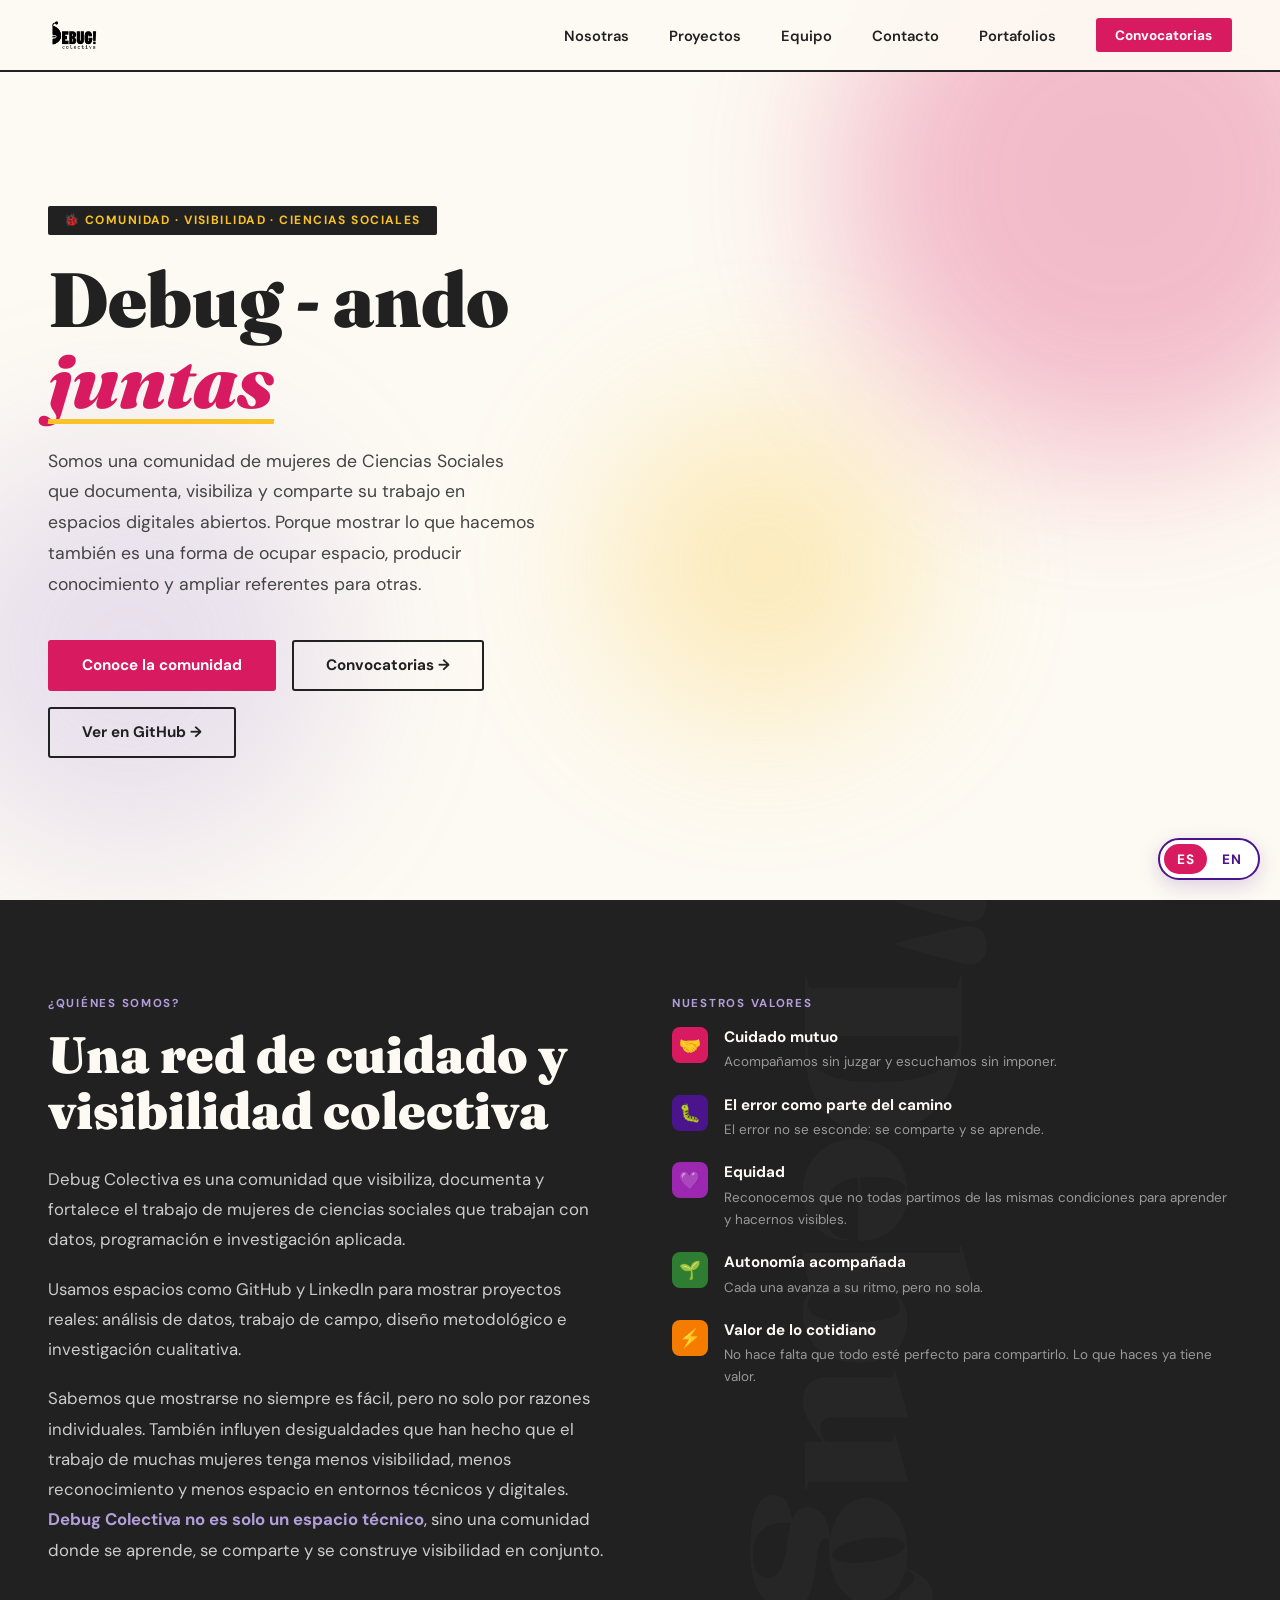
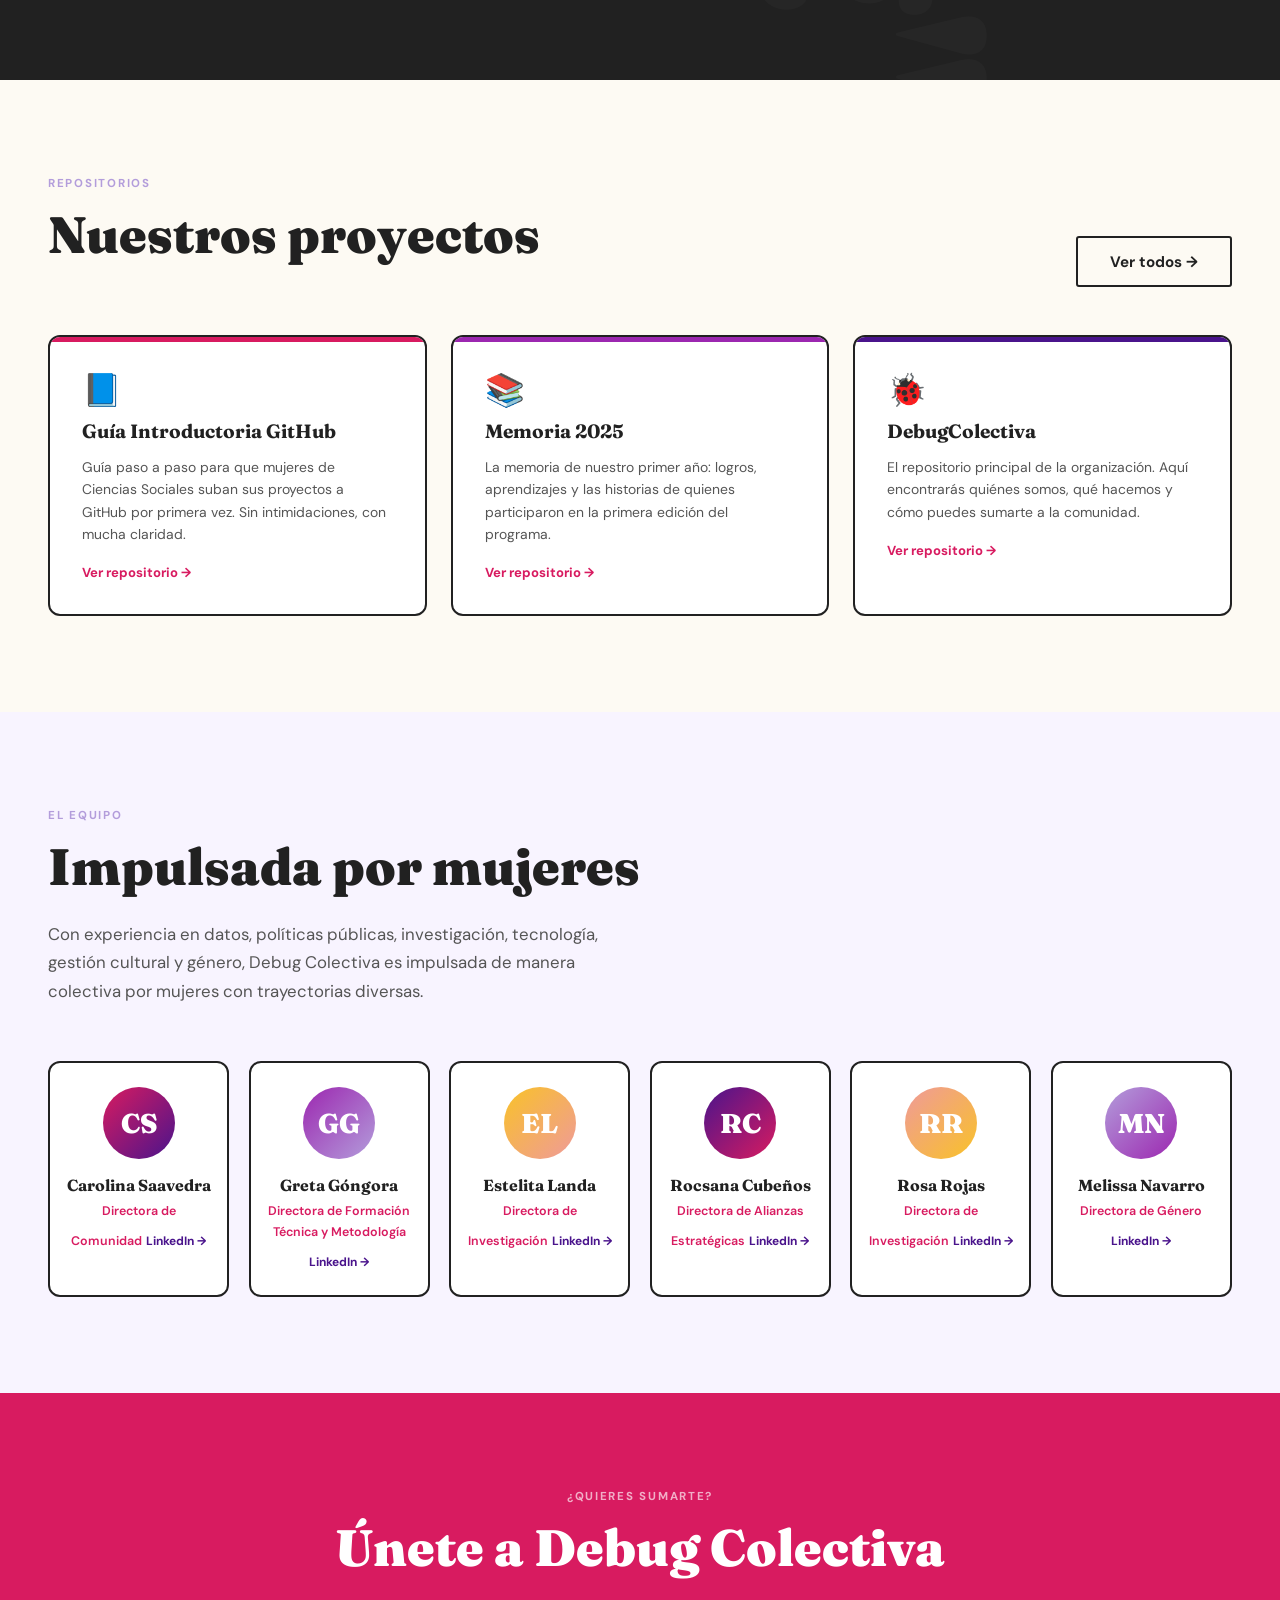
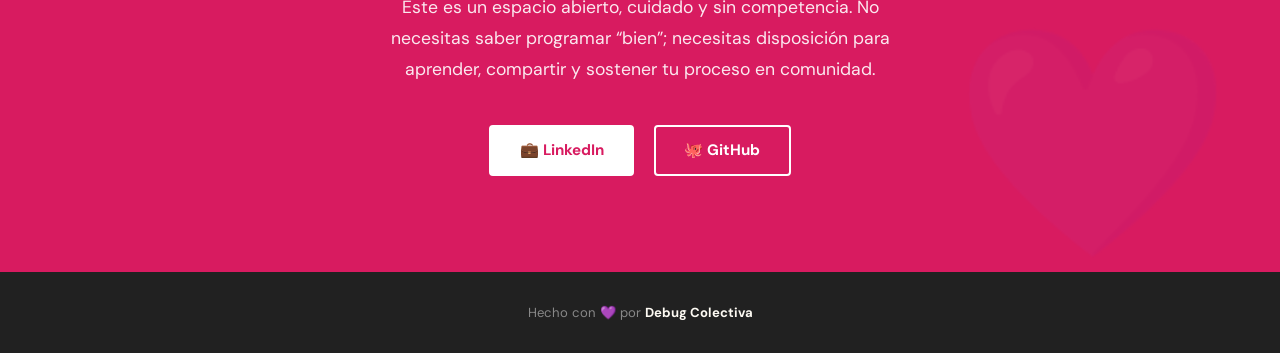
<file: index.html>
<!DOCTYPE html>
<html lang="es">
<head>
  <meta charset="UTF-8" />
  <meta name="viewport" content="width=device-width, initial-scale=1.0"/>
  <title>Debug Colectiva 🐞</title>
  <link rel="preconnect" href="https://fonts.googleapis.com"/>
  <link rel="preconnect" href="https://fonts.gstatic.com" crossorigin/>
  <link href="https://fonts.googleapis.com/css2?family=Fraunces:ital,wght@0,400;0,700;0,900;1,400&family=DM+Sans:wght@300;400;500;700&display=swap" rel="stylesheet"/>
  <link rel="stylesheet" href="styles.css"/>
</head>
<body>

<!-- NAV -->
<nav>
  <div class="nav-logo">
    <img src="DebugLogo_negro.png" alt="Debug Colectiva" style="height:38px;display:block;" />
  </div>
  <button class="nav-hamburger" id="hamburger" aria-label="Menú">
    <span></span><span></span><span></span>
  </button>
  <ul id="nav-menu">
    <li><a href="#nosotras">Nosotras</a></li>
    <li><a href="#proyectos">Proyectos</a></li>
    <li><a href="#equipo">Equipo</a></li>
    <li><a href="#contacto">Contacto</a></li>
    <li><a href="portafolios.html">Portafolios</a></li>
    <li><a href="convocatorias.html" class="nav-btn"> Convocatorias</a></li>
  </ul>
</nav>

<!-- HERO -->
<section id="hero">
  <div class="hero-blobs">
    <div class="blob blob1"></div>
    <div class="blob blob2"></div>
    <div class="blob blob3"></div>
  </div>
  <div class="hero-text reveal">
    <div class="hero-tag">🐞 Comunidad · Visibilidad · Ciencias Sociales</div>
    <h1>Debug - ando<br><em>juntas</em></h1>
    <p class="hero-desc">
      Somos una comunidad de mujeres de Ciencias Sociales que documenta, visibiliza y comparte su trabajo en espacios digitales abiertos. 
      Porque mostrar lo que hacemos también es una forma de ocupar espacio, producir conocimiento y ampliar referentes para otras.
    </p>
    <div class="hero-ctas">
      <a href="#nosotras" class="btn btn-primary">Conoce la comunidad</a>
      <a href="convocatorias.html" class="btn btn-secondary"> Convocatorias →</a>
      <a href="https://github.com/DebugColectiva" target="_blank" class="btn btn-secondary">Ver en GitHub →</a>
    </div>
  </div>
 <!---
  <div class="hero-visual reveal">
     
    <div class="hero-card">
      <h3>Programa Universitario Regional</h3>
      <a href="https://forms.gle/5WENkNLC3ZwE24HG7" target="_blank">Postula aquí.</a> 
      <p>Cierre de convocatoria: 29 de junio.</p>
      <div class="stat-grid">
        <div class="stat"><div class="stat-num c-pink">12</div><div class="stat-label">Cupos disponibles</div></div>
        <div class="stat"><div class="stat-num c-teal">6</div><div class="stat-label">Semanas intensivas</div></div>
        <div class="stat"><div class="stat-num c-yellow">3</div><div class="stat-label">Espacios Colaborativos</div></div>
        <div class="stat"><div class="stat-num c-lav">💜</div><div class="stat-label">Construcción de comunidad</div></div>
      </div>
    </div>
    --> 
  </div>
</section>


<!-- NOSOTRAS -->
<section id="nosotras">
  <div class="about-grid">
    <div class="about-text reveal">
      <div class="section-label">¿Quiénes somos?</div>
      <h2>Una red de cuidado y visibilidad colectiva</h2>
      <p>
        Debug Colectiva es una comunidad que visibiliza, documenta y fortalece el trabajo de mujeres de 
        ciencias sociales que trabajan con datos, programación e investigación aplicada.
      </p>
      <p>
        Usamos espacios como GitHub y LinkedIn para mostrar proyectos reales: 
        análisis de datos, trabajo de campo, diseño metodológico e investigación cualitativa.
      </p>
      <p>
        Sabemos que mostrarse no siempre es fácil, pero no solo por razones individuales. También influyen desigualdades que han hecho que el trabajo de muchas mujeres tenga menos visibilidad, menos reconocimiento y menos espacio en entornos técnicos y digitales. 
        <strong style="color:var(--lavender)">Debug Colectiva no es solo un espacio técnico</strong>, 
        sino una comunidad donde se aprende, se comparte y se construye visibilidad en conjunto.
      </p>
    </div>
    <div class="reveal">
      <div class="section-label">Nuestros valores</div>
      <ul class="values-list">
        <li><span class="icon vi1">🤝</span><div><strong>Cuidado mutuo</strong><span>Acompañamos sin juzgar y escuchamos sin imponer.</span></div></li>
        <li><span class="icon vi2">🐛</span><div><strong>El error como parte del camino</strong><span>El error no se esconde: se comparte y se aprende.</span></div></li>
        <li><span class="icon vi3">💜</span><div><strong>Equidad</strong><span>Reconocemos que no todas partimos de las mismas condiciones para aprender y hacernos visibles.</span></div></li>
        <li><span class="icon vi4">🌱</span><div><strong>Autonomía acompañada</strong><span>Cada una avanza a su ritmo, pero no sola.</span></div></li>
        <li><span class="icon vi5">⚡</span><div><strong>Valor de lo cotidiano</strong><span>No hace falta que todo esté perfecto para compartirlo. Lo que haces ya tiene valor.</span></div></li>
      </ul>
    </div>
  </div>
</section>

<!-- PROYECTOS -->
<section id="proyectos">
  <div class="projects-header reveal">
    <div>
      <div class="section-label">Repositorios</div>
      <h2>Nuestros proyectos</h2>
    </div>
    <a href="https://github.com/DebugColectiva" target="_blank" class="btn btn-secondary">Ver todos →</a>
  </div>
  <div class="projects-grid">
    <div class="project-card reveal">
      <div class="accent-bar"></div>
      <div class="project-emoji">📘</div>
      <h3>Guía Introductoria GitHub</h3>
      <p>Guía paso a paso para que mujeres de Ciencias Sociales suban sus proyectos a GitHub por primera vez. Sin intimidaciones, con mucha claridad.</p>
      <a href="https://github.com/DebugColectiva/Gu-a_Introductoria_GitHub" target="_blank">Ver repositorio →</a>
    </div>
    <div class="project-card reveal">
      <div class="accent-bar"></div>
      <div class="project-emoji">📚</div>
      <h3>Memoria 2025</h3>
      <p>La memoria de nuestro primer año: logros, aprendizajes y las historias de quienes participaron en la primera edición del programa.</p>
      <a href="https://github.com/DebugColectiva/Memoria_2025_Debug-Colectiva" target="_blank">Ver repositorio →</a>
    </div>
    <div class="project-card reveal">
      <div class="accent-bar"></div>
      <div class="project-emoji">🐞</div>
      <h3>DebugColectiva</h3>
      <p>El repositorio principal de la organización. Aquí encontrarás quiénes somos, qué hacemos y cómo puedes sumarte a la comunidad.</p>
      <a href="https://github.com/DebugColectiva/DebugColectiva" target="_blank">Ver repositorio →</a>
    </div>
  </div>
</section>


<!-- EQUIPO -->
<section id="equipo">
  <div class="team-intro reveal">
    <div class="section-label">El equipo</div>
    <h2>Impulsada por mujeres</h2>
    <p>Con experiencia en datos, políticas públicas, investigación, tecnología, gestión cultural y género, Debug Colectiva es impulsada de manera colectiva por mujeres con trayectorias diversas.</p>
  </div>
  <div class="team-grid">
    <a href="https://www.linkedin.com/in/carolina-saavedra-pena/" target="_blank" class="member-card reveal">
      <div class="avatar av1">CS</div>
      <h4>Carolina Saavedra</h4>
      <span class="role">Directora de Comunidad</span>
      <div class="li-link">LinkedIn →</div>
    </a>
    <a href="https://www.linkedin.com/in/greta-gongora/" target="_blank" class="member-card reveal">
      <div class="avatar av2">GG</div>
      <h4>Greta Góngora</h4>
      <span class="role">Directora de Formación Técnica y Metodología</span>
      <div class="li-link">LinkedIn →</div>
    </a>
    <a href="https://www.linkedin.com/in/estelita-landa-oliva-43167b385/" target="_blank" class="member-card reveal">
      <div class="avatar av3">EL</div>
      <h4>Estelita Landa</h4>
      <span class="role">Directora de Investigación</span>
      <div class="li-link">LinkedIn →</div>
    </a>
    <a href="https://www.linkedin.com/in/yeny-rocsana-cube%C3%B1os-l%C3%B3pez-b60315230/" target="_blank" class="member-card reveal">
      <div class="avatar av4">RC</div>
      <h4>Rocsana Cubeños</h4>
      <span class="role">Directora de Alianzas Estratégicas</span>
      <div class="li-link">LinkedIn →</div>
    </a>
    <a href="https://www.linkedin.com/in/rosa-angela-rojas-huaman/" target="_blank" class="member-card reveal">
      <div class="avatar av5">RR</div>
      <h4>Rosa Rojas</h4>
      <span class="role">Directora de Investigación</span>
      <div class="li-link">LinkedIn →</div>
    </a>
    <a href="https://www.linkedin.com/in/melissanavarroreyes/" target="_blank" class="member-card reveal">
      <div class="avatar av6">MN</div>
      <h4>Melissa Navarro</h4>
      <span class="role">Directora de Género</span>
      <div class="li-link">LinkedIn →</div>
    </a>
  </div>
</section>

<!-- CONTACTO -->
<section id="contacto">
  <div class="reveal">
    <div class="section-label">¿Quieres sumarte?</div>
    <h2>Únete a Debug Colectiva</h2>
    <p>
      Este es un espacio abierto, cuidado y sin competencia.
       No necesitas saber programar “bien”; necesitas disposición para aprender, compartir y sostener tu proceso en comunidad.
    </p>
    <div class="contact-links">
      <a href="https://www.linkedin.com/company/debug-colectiva/" target="_blank" class="contact-link">💼 LinkedIn</a>
      <a href="https://github.com/DebugColectiva" target="_blank" class="contact-link ghost">🐙 GitHub</a>
    </div>
  </div>
</section>

<!-- FOOTER -->
<footer>
  <p>Hecho con 💜 por <strong>Debug Colectiva</strong> 

<script>
  const observer = new IntersectionObserver((entries) => {
    entries.forEach(entry => {
      if (entry.isIntersecting) {
        setTimeout(() => entry.target.classList.add('visible'), 80);
        observer.unobserve(entry.target);
      }
    });
  }, { threshold: 0.12 });
  document.querySelectorAll('.reveal').forEach(el => observer.observe(el));
</script>

<script>
  const hamburger = document.getElementById('hamburger');
  const navMenu   = document.getElementById('nav-menu');
  hamburger.addEventListener('click', () => {
    hamburger.classList.toggle('open');
    navMenu.classList.toggle('open');
  });
  // cerrar al hacer click en un link
  navMenu.querySelectorAll('a').forEach(a => {
    a.addEventListener('click', () => {
      hamburger.classList.remove('open');
      navMenu.classList.remove('open');
    });
  });
</script>
<script src="i18n.js"></script>
</body>
</html>
</file>
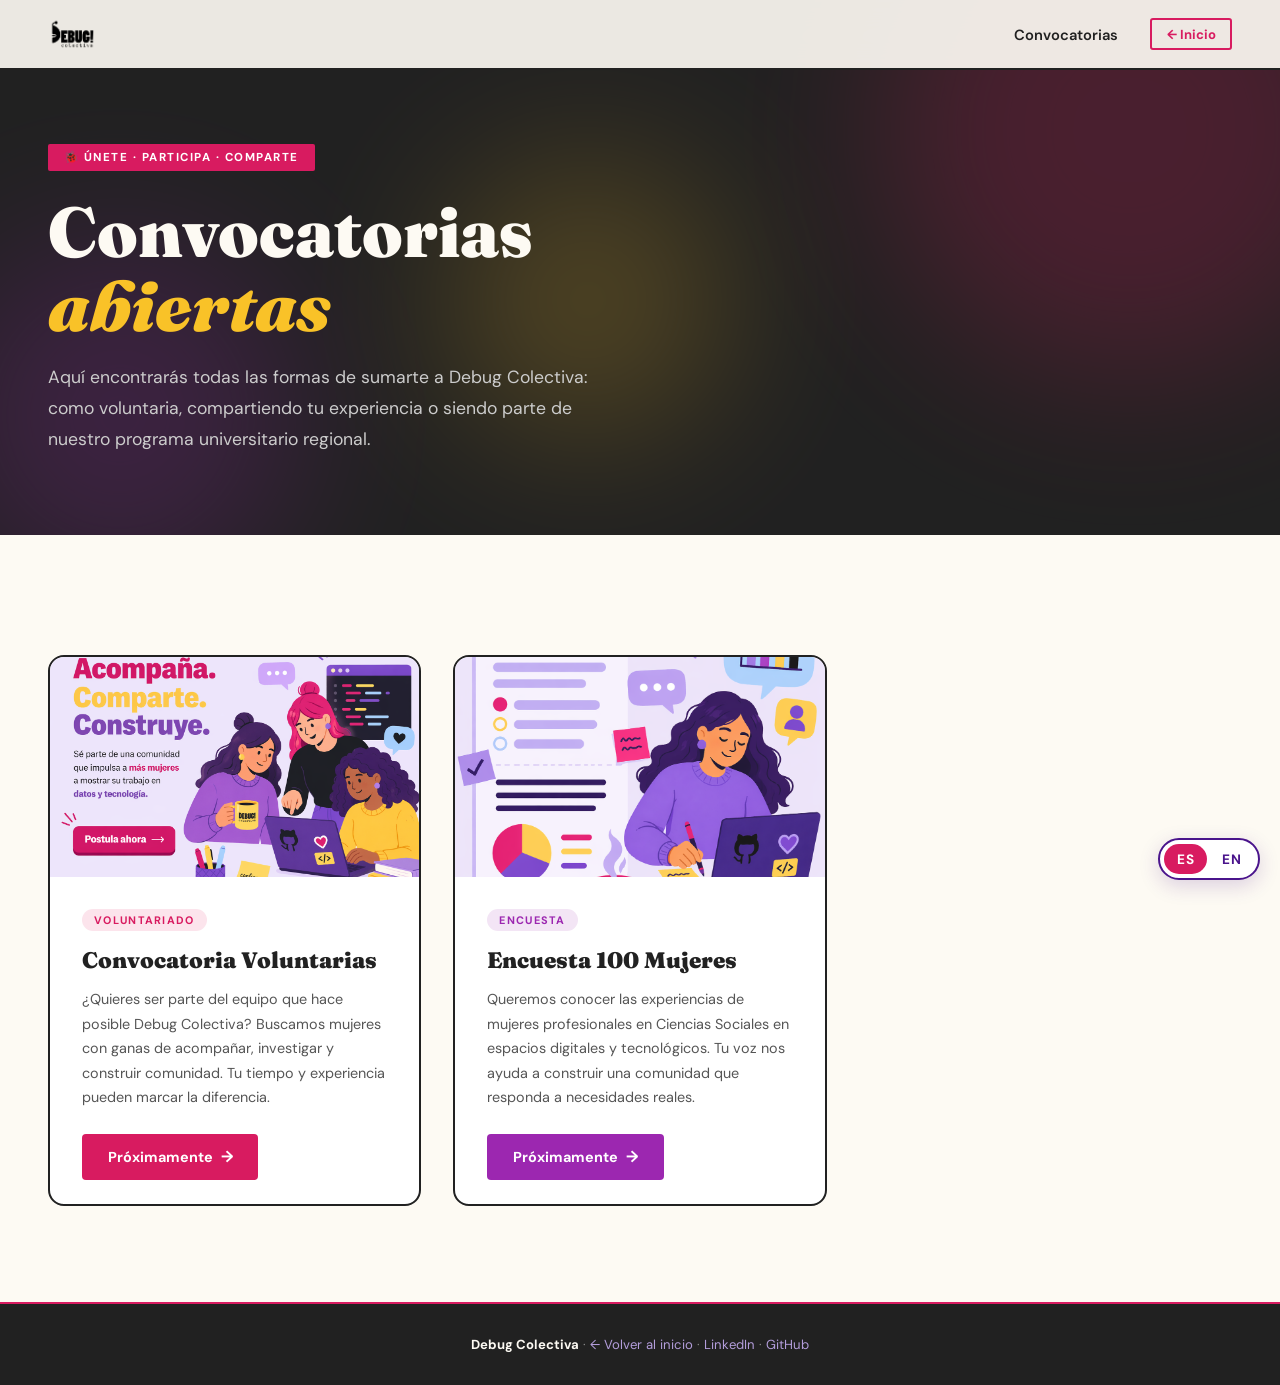
<file: convocatorias.html>
<!DOCTYPE html>
<html lang="es">
<head>
  <meta charset="UTF-8" />
  <meta name="viewport" content="width=device-width, initial-scale=1.0"/>
  <title>Convocatorias · Debug Colectiva</title>
  <link rel="preconnect" href="https://fonts.googleapis.com"/>
  <link rel="preconnect" href="https://fonts.gstatic.com" crossorigin/>
  <link href="https://fonts.googleapis.com/css2?family=Fraunces:ital,wght@0,400;0,700;0,900;1,400&family=DM+Sans:wght@300;400;500;700&display=swap" rel="stylesheet"/>
  <link rel="stylesheet" href="convocatorias.css"/>
</head>
<body>

<!-- NAV -->
<nav>
  <div class="nav-logo">
    <a href="index.html">
      <img src="DebugLogo_negro.png" alt="Debug Colectiva" />
    </a>
  </div>
  <div class="nav-right">
    <ul>
      <li><a href="#convocatorias">Convocatorias</a></li>
    </ul>
    <a href="index.html" class="nav-home">← Inicio</a>
  </div>
</nav>

<!-- HERO -->
<section id="hero">
  <div class="hero-blobs">
    <div class="blob blob1"></div>
    <div class="blob blob2"></div>
    <div class="blob blob3"></div>
  </div>
  <div class="hero-inner reveal">
    <div class="hero-tag">🐞 Únete · Participa · Comparte</div>
    <h1>Convocatorias<br><em>abiertas</em></h1>
    <p class="hero-desc">
      Aquí encontrarás todas las formas de sumarte a Debug Colectiva: 
      como voluntaria, compartiendo tu experiencia o siendo parte de nuestro 
      programa universitario regional.
    </p>
  </div>
</section>

<!-- CARDS -->
<section id="convocatorias">
  <div class="cards-grid">

    <!-- CARD 1: Voluntarias -->
    <div class="conv-card reveal">
      <div class="card-stripe stripe-pink"></div>
      <div class="card-img">
        <img src="imagen_voluntarias.png" alt="Voluntarias" />
      </div>
      <div class="card-body">
        <span class="card-badge badge-pink">Voluntariado</span>
        <h2>Convocatoria Voluntarias</h2>
        <p>
          ¿Quieres ser parte del equipo que hace posible Debug Colectiva? 
          Buscamos mujeres con ganas de acompañar, investigar y construir 
          comunidad. Tu tiempo y experiencia pueden marcar la diferencia.
        </p>
        <!-- Reemplaza # con el link de tu formulario Google -->
        <a href="" target="_blank" class="card-cta cta-pink">
          Próximamente <span class="cta-arrow">→</span>
        </a>
      </div>
    </div>

    <!-- CARD 2: Encuesta -->
    <div class="conv-card reveal">
      <div class="card-stripe stripe-purple"></div>
      <div class="card-img">
        <img src="imagen_100Mujeres.png" alt="100 Mujeres" />
      </div>
      <div class="card-body">
        <span class="card-badge badge-purple">Encuesta</span>
        <h2>Encuesta 100 Mujeres</h2>
        <p>
          Queremos conocer las experiencias de mujeres profesionales en Ciencias Sociales 
          en espacios digitales y tecnológicos. Tu voz nos ayuda a construir 
          una comunidad que responda a necesidades reales.
        </p>
        <!-- Reemplaza # con el link de tu formulario Google -->
        <a href="#" target="_blank" class="card-cta cta-purple">
          Próximamente <span class="cta-arrow">→</span>
        </a>
      </div>
    </div>

  </div>
</section>

<!-- FOOTER -->
<footer>
  <p>
    <strong>Debug Colectiva</strong> · 
    <a href="index.html">← Volver al inicio</a> · 
    <a href="https://www.linkedin.com/company/debug-colectiva/" target="_blank">LinkedIn</a> · 
    <a href="https://github.com/DebugColectiva" target="_blank">GitHub</a>
  </p>

</footer>

<script>
  const observer = new IntersectionObserver((entries) => {
    entries.forEach(entry => {
      if (entry.isIntersecting) {
        setTimeout(() => entry.target.classList.add("visible"), 80);
        observer.unobserve(entry.target);
      }
    });
  }, { threshold: 0.1 });
  document.querySelectorAll(".reveal").forEach(el => observer.observe(el));
</script>
<script src="i18n.js"></script>
</body>
</html>
</file>
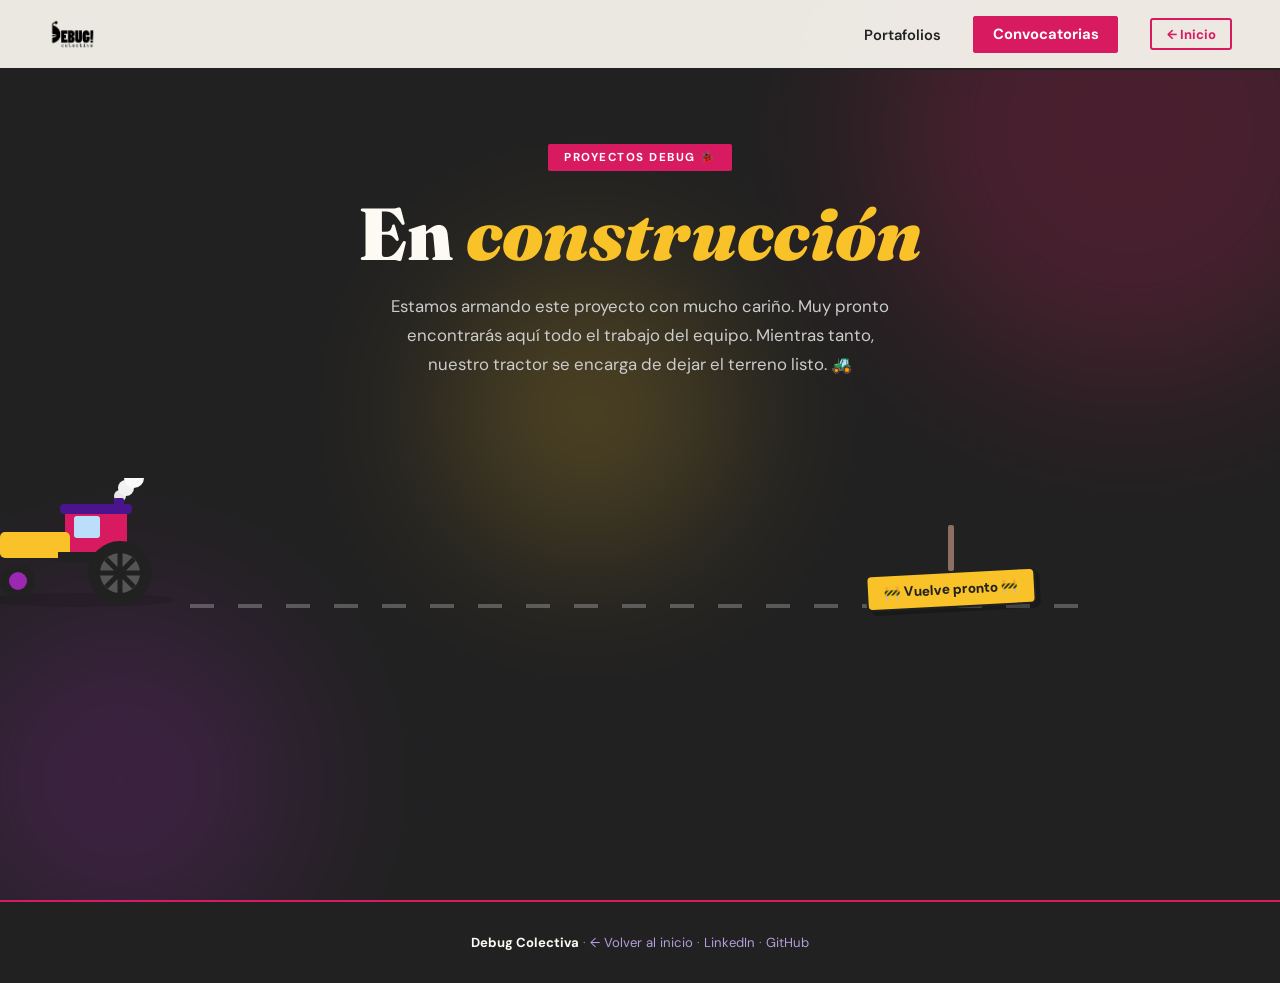
<file: proyecto-ia_alt.html>
<!DOCTYPE html>
<html lang="es">
<head>
  <meta charset="UTF-8" />
  <meta name="viewport" content="width=device-width, initial-scale=1.0"/>
  <title>Proyecto IA · En construcción · Debug Colectiva</title>
  <link rel="preconnect" href="https://fonts.googleapis.com"/>
  <link rel="preconnect" href="https://fonts.gstatic.com" crossorigin/>
  <link href="https://fonts.googleapis.com/css2?family=Fraunces:ital,wght@0,400;0,700;0,900;1,400&family=DM+Sans:wght@300;400;500;700&display=swap" rel="stylesheet"/>
  <link rel="stylesheet" href="proyecto-ia_alt.css"/>
</head>
<body>

<!-- NAV -->
<nav>
  <div class="nav-logo">
    <a href="index.html">
      <img src="DebugLogo_negro.png" alt="Debug Colectiva" />
    </a>
  </div>
  <div class="nav-right">
    <ul>
      <li><a href="proyecto-ia_alt.html">Portafolios</a></li>
      <li><a href="convocatorias.html" class="nav-btn"> Convocatorias</a></li>
    </ul>
    <a href="index.html" class="nav-home">← Inicio</a>
  </div>
</nav>

<!-- HERO EN CONSTRUCCIÓN -->
<section id="hero">
  <div class="hero-blobs">
    <div class="blob blob1"></div>
    <div class="blob blob2"></div>
    <div class="blob blob3"></div>
  </div>

  <div class="hero-inner reveal">
    <div class="hero-tag"> Proyectos DEBUG 🐞</div>
    <h1>En <em>construcción</em></h1>
    <p class="hero-desc">
      Estamos armando este proyecto con mucho cariño. Muy pronto encontrarás
      aquí todo el trabajo del equipo. Mientras tanto, nuestro tractor
      se encarga de dejar el terreno listo. 🚜
    </p>
  </div>

  <!-- ESCENA DEL TRACTOR -->
  <div class="scene">
    <div class="ground"></div>

    <div class="tractor-wrap">
      <div class="dust d1"></div>
      <div class="dust d2"></div>
      <div class="dust d3"></div>

      <svg class="tractor" viewBox="0 0 220 130" xmlns="http://www.w3.org/2000/svg">
        <!-- sombra -->
        <ellipse cx="110" cy="122" rx="95" ry="7" fill="#000" opacity="0.12"/>

        <!-- humo -->
        <circle class="smoke s1" cx="150" cy="18" r="6" fill="#e8e8e8"/>
        <circle class="smoke s2" cx="156" cy="10" r="8" fill="#f2f2f2"/>
        <circle class="smoke s3" cx="164" cy="0" r="10" fill="#fafafa"/>

        <!-- chimenea -->
        <rect x="144" y="20" width="10" height="26" rx="2" fill="#4A148C"/>

        <!-- cuerpo trasero (cabina) -->
        <rect x="95" y="30" width="62" height="46" rx="6" fill="#D81B60"/>
        <rect x="104" y="38" width="26" height="22" rx="3" fill="#BBDEFB"/>
        <!-- techo cabina -->
        <rect x="90" y="26" width="72" height="10" rx="4" fill="#4A148C"/>

        <!-- motor delantero -->
        <rect x="30" y="54" width="70" height="26" rx="5" fill="#F9C228"/>
        <rect x="18" y="60" width="18" height="16" rx="4" fill="#F9C228"/>

        <!-- eje trasero -->
        <rect x="88" y="74" width="70" height="10" fill="#212121"/>

        <!-- rueda grande trasera -->
        <g class="wheel-big">
          <circle cx="150" cy="95" r="32" fill="#212121"/>
          <circle cx="150" cy="95" r="20" fill="#555"/>
          <circle cx="150" cy="95" r="7" fill="#9C27B0"/>
          <g stroke="#212121" stroke-width="5">
            <line x1="150" y1="75" x2="150" y2="115"/>
            <line x1="130" y1="95" x2="170" y2="95"/>
            <line x1="136" y1="81" x2="164" y2="109"/>
            <line x1="136" y1="109" x2="164" y2="81"/>
          </g>
        </g>

        <!-- rueda chica delantera -->
        <g class="wheel-small">
          <circle cx="48" cy="103" r="17" fill="#212121"/>
          <circle cx="48" cy="103" r="9" fill="#9C27B0"/>
        </g>
      </svg>
    </div>

    <!-- letrero -->
    <div class="sign reveal">
      <div class="sign-post"></div>
      <div class="sign-board">🚧 Vuelve pronto 🚧</div>
    </div>
  </div>
</section>

<!-- FOOTER -->
<footer>
  <p>
    <strong>Debug Colectiva</strong> ·
    <a href="index.html">← Volver al inicio</a> ·
    <a href="https://www.linkedin.com/company/debug-colectiva/" target="_blank">LinkedIn</a> ·
    <a href="https://github.com/DebugColectiva" target="_blank">GitHub</a>
  </p>
</footer>

<script>
  const observer = new IntersectionObserver((entries) => {
    entries.forEach(entry => {
      if (entry.isIntersecting) {
        setTimeout(() => entry.target.classList.add("visible"), 80);
        observer.unobserve(entry.target);
      }
    });
  }, { threshold: 0.1 });
  document.querySelectorAll(".reveal").forEach(el => observer.observe(el));
</script>
</body>
</html>
</file>
<file: styles.css>
:root {
      /* Paleta oficial Debug Colectiva */
      --pink:      #D81B60;  /* rosa fuerte */
      --yellow:    #F9C228;  /* amarillo */
      --lavender:  #B39DDB;  /* lila suave */
      --babyblue:  #BBDEFB;  /* celeste */
      --black:     #212121;  /* negro */
      --lilac:     #CE93D8;  /* lila medio */
      --salmon:    #EF9A9A;  /* salmón */
      --plum:      #4A148C;  /* morado oscuro */
      --purple:    #9C27B0;  /* morado */

      --ink:   #212121;
      --cream: #FDFAF3;
      --soft:  #F8F4FF;
    }

    *, *::before, *::after { box-sizing: border-box; margin: 0; padding: 0; }
    html { scroll-behavior: smooth; }

    body {
      font-family: 'DM Sans', sans-serif;
      background: var(--cream);
      color: var(--ink);
      overflow-x: hidden;
    }

    /* ── NAV ── */
    nav {
      position: fixed; top: 0; left: 0; right: 0; z-index: 100;
      display: flex; align-items: center; justify-content: space-between;
      padding: 1rem 3rem;
      background: rgba(253,250,243,0.92);
      backdrop-filter: blur(14px);
      border-bottom: 2.5px solid var(--ink);
    }
    .nav-logo img { height: 36px; display: block; }
    nav ul { list-style: none; display: flex; gap: 2.5rem; align-items: center; }
    nav ul a {
      text-decoration: none; color: var(--ink);
      font-weight: 600; font-size: .92rem;
      position: relative; padding-bottom: 3px;
    }
    nav ul a::after {
      content: ''; position: absolute; bottom: 0; left: 0;
      width: 0; height: 2.5px; background: var(--pink);
      transition: width .3s;
    }
    nav ul a:hover::after { width: 100%; }
    .nav-btn {
      display: inline-block;
      background: var(--pink); color: #fff !important;
      padding: .4rem 1.1rem; border-radius: 3px;
      font-weight: 700 !important; font-size: .85rem !important;
      text-decoration: none; border: 2px solid var(--pink);
      transition: background .2s, transform .2s;
    }
    .nav-btn::after { display: none !important; }
    .nav-btn:hover { background: var(--plum); border-color: var(--plum); transform: translateY(-2px); }

    /* ── HERO ── */
    #hero {
      min-height: 100vh;
      padding: 9rem 3rem 5rem;
      display: grid;
      grid-template-columns: 1fr 1fr;
      align-items: center; gap: 3rem;
      position: relative; overflow: hidden;
    }

    .hero-blobs { position: absolute; inset: 0; pointer-events: none; z-index: 0; }
    .blob {
      position: absolute; border-radius: 50%;
      filter: blur(80px); opacity: .28;
      animation: drift 12s ease-in-out infinite alternate;
    }
    .blob1 { width:560px; height:560px; background:var(--pink);    top:-100px; right:-120px; animation-delay:0s; }
    .blob2 { width:420px; height:420px; background:var(--lavender); bottom:40px; left:-80px;  animation-delay:-4s; }
    .blob3 { width:320px; height:320px; background:var(--yellow);   top:45%; right:28%;      animation-delay:-8s; }

    @keyframes drift {
      from { transform: translate(0,0) scale(1); }
      to   { transform: translate(28px,18px) scale(1.06); }
    }

    .hero-text { position: relative; z-index: 1; }

    .hero-tag {
      display: inline-block;
      background: var(--ink); color: var(--yellow);
      font-size: .75rem; font-weight: 700;
      letter-spacing: .12em; text-transform: uppercase;
      padding: .4rem 1rem; border-radius: 2px;
      margin-bottom: 1.6rem;
    }

    h1 {
      font-family: 'Fraunces', serif;
      font-size: clamp(3rem, 6vw, 5.5rem);
      font-weight: 900; line-height: 1.05;
      margin-bottom: 1.5rem;
    }
    h1 em {
      font-style: italic; color: var(--pink);
      position: relative;
    }
    h1 em::after {
      content: ''; position: absolute;
      bottom: 4px; left: 0; right: 0;
      height: 5px; background: var(--yellow);
      transform: skewX(-8deg);
    }

    .hero-desc {
      font-size: 1.1rem; line-height: 1.75;
      max-width: 490px; color: #444;
      margin-bottom: 2.5rem;
    }

    .hero-ctas { display: flex; gap: 1rem; flex-wrap: wrap; }

    .btn {
      display: inline-block; padding: .85rem 2rem;
      font-weight: 700; font-size: .95rem;
      text-decoration: none; border-radius: 3px;
      transition: transform .2s, box-shadow .2s;
    }
    .btn:hover { transform: translateY(-3px); box-shadow: 0 8px 24px rgba(0,0,0,.14); }
    .btn-primary  { background: var(--pink);  color: #fff; border: 2px solid var(--pink); }
    .btn-secondary{ background: transparent;  color: var(--ink); border: 2px solid var(--ink); }

    .hero-visual {
      position: relative; z-index: 1;
      display: flex; justify-content: center; align-items: center;
    }
    .hero-card {
      background: var(--ink); color: var(--cream);
      padding: 2.5rem; border-radius: 16px; max-width: 390px;
      position: relative;
    }
    .hero-card::before {
      content: ''; position: absolute; inset: -4px; border-radius: 18px;
      background: linear-gradient(135deg, var(--pink), var(--purple), var(--yellow));
      z-index: -1;
    }
    .hero-card h3 { font-family:'Fraunces',serif; font-size:1.2rem; margin-bottom:.5rem; }
    .hero-card p  { font-size:.88rem; color:#ccc; line-height:1.6; }
    .stat-grid { display:grid; grid-template-columns:1fr 1fr; gap:1.2rem; margin-top:1.5rem; }
    .stat {
      background: rgba(255,255,255,.06);
      border: 1px solid rgba(255,255,255,.1);
      border-radius: 10px; padding: 1.2rem 1rem; text-align: center;
    }
    .stat-num {
      font-family:'Fraunces',serif; font-size:2.4rem; font-weight:900; line-height:1;
    }
    .c-pink   { color: var(--pink); }
    .c-teal   { color: #80CBC4; }
    .c-yellow { color: var(--yellow); }
    .c-lav    { color: var(--lavender); }
    .stat-label { font-size:.76rem; color:#aaa; margin-top:.3rem; }

    /* ── NOSOTRAS ── */
    #nosotras {
      padding: 6rem 3rem;
      background: var(--ink); color: var(--cream);
      position: relative; overflow: hidden;
    }
    #nosotras::before {
      content: '"Debug"';
      position: absolute; right:-1rem; top:50%;
      transform: translateY(-50%) rotate(90deg);
      font-family:'Fraunces',serif; font-size:14rem; font-weight:900;
      color: rgba(255,255,255,.025); white-space:nowrap; pointer-events:none;
    }
    .section-label {
      font-size:.72rem; font-weight:700; letter-spacing:.15em; text-transform:uppercase;
      color: var(--lavender); margin-bottom:1rem;
    }
    h2 {
      font-family:'Fraunces',serif;
      font-size: clamp(2rem,4vw,3.5rem);
      font-weight:900; line-height:1.1; margin-bottom:1.5rem;
    }
    .about-grid { display:grid; grid-template-columns:1fr 1fr; gap:4rem; align-items:start; }
    .about-text p { font-size:1.05rem; line-height:1.8; color:#ccc; margin-bottom:1.2rem; }

    .values-list { list-style:none; margin-top:1rem; }
    .values-list li { display:flex; align-items:flex-start; gap:1rem; margin-bottom:1.4rem; }
    .values-list .icon {
      min-width:36px; height:36px; border-radius:8px;
      display:flex; align-items:center; justify-content:center; font-size:1.1rem;
    }
    .vi1 { background:var(--pink); }
    .vi2 { background:var(--plum); }
    .vi3 { background:var(--purple); }
    .vi4 { background:#2E7D32; }
    .vi5 { background:#F57C00; }
    .values-list strong { display:block; font-size:.95rem; color:var(--cream); margin-bottom:.2rem; }
    .values-list span   { font-size:.84rem; color:#999; line-height:1.5; }

    /* ── PROYECTOS ── */
    #proyectos { padding:6rem 3rem; background:var(--cream); }
    .projects-header {
      display:flex; justify-content:space-between; align-items:flex-end;
      margin-bottom:3rem; flex-wrap:wrap; gap:1rem;
    }
    .projects-grid {
      display:grid; grid-template-columns:repeat(auto-fill,minmax(290px,1fr)); gap:1.5rem;
    }
    .project-card {
      border: 2.5px solid var(--ink); border-radius:12px;
      padding:2rem; position:relative; overflow:hidden;
      transition: transform .25s, box-shadow .25s;
      background: #fff;
    }
    .project-card:hover { transform:translateY(-6px); box-shadow:7px 7px 0 var(--ink); }
    .accent-bar { position:absolute; top:0; left:0; right:0; height:5px; }
    .project-card:nth-child(1) .accent-bar { background:var(--pink); }
    .project-card:nth-child(2) .accent-bar { background:var(--purple); }
    .project-card:nth-child(3) .accent-bar { background:var(--plum); }
    .project-card:nth-child(4) .accent-bar { background:var(--lavender); }
    .project-card h3 { font-family:'Fraunces',serif; font-size:1.2rem; font-weight:700; margin:.5rem 0 .8rem; }
    .project-card p  { font-size:.87rem; color:#555; line-height:1.6; }
    .project-card a  {
      display:inline-flex; align-items:center; gap:.4rem;
      margin-top:1.2rem; font-size:.82rem; font-weight:700;
      text-decoration:none; color:var(--pink);
    }
    .project-card a:hover { text-decoration:underline; }
    .project-emoji { font-size:2rem; }

    /* ── EQUIPO ── */
    #equipo { padding:6rem 3rem; background:var(--soft); }
    .team-intro { max-width:600px; margin-bottom:3.5rem; }
    .team-intro p { color:#555; font-size:1.05rem; line-height:1.7; margin-top:.8rem; }

    .team-grid {
      display:grid; grid-template-columns:repeat(6,1fr); gap:1.2rem;
    }
    @media (max-width:1100px) {
      .team-grid { grid-template-columns:repeat(3,1fr); }
    }
    @media (max-width:600px) {
      .team-grid { grid-template-columns:repeat(2,1fr); }
    }
    .member-card {
      background:#fff; border:2.5px solid var(--ink);
      border-radius:12px; padding:1.5rem 1rem; text-align:center;
      transition:transform .25s, box-shadow .25s;
      text-decoration:none; color:inherit; display:block;
    }
    .member-card:hover { transform:translateY(-5px) rotate(-1deg); box-shadow:6px 6px 0 var(--pink); }
    .avatar {
      width:72px; height:72px; border-radius:50%;
      margin:0 auto 1rem;
      display:flex; align-items:center; justify-content:center;
      font-family:'Fraunces',serif; font-size:1.7rem; font-weight:900; color:#fff;
    }
    .av1 { background: linear-gradient(135deg, var(--pink),    var(--plum)); }
    .av2 { background: linear-gradient(135deg, var(--purple),  var(--lavender)); }
    .av3 { background: linear-gradient(135deg, var(--yellow),  var(--salmon)); }
    .av4 { background: linear-gradient(135deg, var(--plum),    var(--pink)); }
    .av5 { background: linear-gradient(135deg, var(--salmon),  var(--yellow)); }
    .av6 { background: linear-gradient(135deg, var(--lavender), var(--purple)); }
    .member-card h4 { font-family:'Fraunces',serif; font-weight:700; font-size:1rem; margin-bottom:.25rem; }
    .member-card .role { font-size:.78rem; color: var(--pink); font-weight:600; }
    .li-link {
      display:inline-block; margin-top:.8rem;
      font-size:.75rem; font-weight:700;
      color:var(--plum); text-decoration:none;
    }
    .li-link:hover { text-decoration:underline; }

    .alumni-section { margin-top:3rem; }
    .alumni-section h3 { font-family:'Fraunces',serif; font-size:1.3rem; margin-bottom:1.2rem; color:#777; }
    .alumni-list { display:flex; flex-wrap:wrap; gap:.6rem; }
    .alumni-chip {
      background:#fff; border:2px solid #ddd; border-radius:30px;
      padding:.45rem 1rem; font-size:.82rem; text-decoration:none; color:#555;
      transition:border-color .2s, color .2s;
    }
    .alumni-chip:hover { border-color:var(--pink); color:var(--pink); }

    /* ── CONTACTO ── */
    #contacto {
      padding:6rem 3rem; text-align:center;
      background: var(--pink); color:#fff;
      position:relative; overflow:hidden;
    }
    #contacto::after {
      content:'💜'; position:absolute; right:3rem; bottom:-1rem;
      font-size:14rem; opacity:.08; pointer-events:none;
    }
    #contacto .section-label { color:rgba(255,255,255,.65); }
    #contacto h2   { color:#fff; margin-bottom:1rem; }
    #contacto p    { font-size:1.1rem; opacity:.9; max-width:520px; margin:0 auto 2.5rem; line-height:1.75; }

    .contact-links { display:flex; justify-content:center; gap:1.2rem; flex-wrap:wrap; }
    .contact-link {
      display:flex; align-items:center; gap:.6rem;
      background:#fff; color:var(--pink);
      padding:.85rem 1.8rem; border-radius:4px;
      font-weight:700; font-size:.95rem;
      text-decoration:none; border:2px solid #fff;
      transition:transform .2s, box-shadow .2s;
    }
    .contact-link:hover { transform:translateY(-3px); box-shadow:0 8px 24px rgba(0,0,0,.2); }
    .contact-link.ghost { background:transparent; color:#fff; }
    .contact-link.ghost:hover { background:rgba(255,255,255,.1); }

    /* ── FOOTER ── */
    footer { background:var(--ink); color:#888; text-align:center; padding:2rem; font-size:.82rem; }
    footer strong { color:var(--cream); }

    /* ── REVEAL ── */
    .reveal { opacity:0; transform:translateY(28px); transition:opacity .7s ease, transform .7s ease; }
    .reveal.visible { opacity:1; transform:translateY(0); }

    /* ── HAMBURGER ── */
    .nav-hamburger {
      display: none; flex-direction: column; gap: 5px;
      cursor: pointer; padding: .4rem; background: none; border: none;
    }
    .nav-hamburger span {
      display: block; width: 24px; height: 2.5px;
      background: var(--ink); border-radius: 2px;
      transition: transform .3s, opacity .3s;
    }
    .nav-hamburger.open span:nth-child(1) { transform: translateY(7.5px) rotate(45deg); }
    .nav-hamburger.open span:nth-child(2) { opacity: 0; }
    .nav-hamburger.open span:nth-child(3) { transform: translateY(-7.5px) rotate(-45deg); }

    /* ── RESPONSIVE ── */
    @media (max-width: 768px) {
      /* nav mobile */
      nav { padding: 1rem 1.5rem; }
      .nav-hamburger { display: flex; }
      nav ul {
        display: none; flex-direction: column;
        position: fixed; top: 65px; left: 0; right: 0;
        background: var(--cream); border-bottom: 2.5px solid var(--ink);
        padding: 1.5rem 1.5rem 2rem; gap: 1.2rem; z-index: 99;
      }
      nav ul.open { display: flex; }
      nav ul li { width: 100%; }
      nav ul a { font-size: 1rem; }
      .nav-btn { display: block; text-align: center; padding: .7rem 1rem; }

      /* hero mobile */
      #hero { grid-template-columns: 1fr; padding: 7rem 1.5rem 3rem; }
      .hero-visual { display: none; }
      h1 { font-size: clamp(2.4rem, 9vw, 3.2rem); }
      .hero-ctas { flex-direction: column; }
      .hero-ctas .btn { text-align: center; }

      /* secciones */
      .about-grid { grid-template-columns: 1fr; gap: 2rem; }
      #nosotras, #proyectos, #equipo, #contacto { padding: 3.5rem 1.5rem; }

      /* convocatoria banner */
      .conv-banner { flex-direction: column; text-align: center; gap: 1.2rem; }
      .conv-banner-text { align-items: center; }
      .cupos-row { justify-content: center; }

      /* equipo */
      .team-grid { grid-template-columns: repeat(2, 1fr) !important; gap: 1rem; }
      .member-card { padding: 1.2rem .8rem; }
      .avatar { width: 56px; height: 56px; font-size: 1.3rem; }

      /* contacto */
      #contacto { padding: 3.5rem 1.5rem; }
      #contacto::after { font-size: 8rem; right: 1rem; }
    }

    @media (max-width: 400px) {
      .team-grid { grid-template-columns: 1fr 1fr !important; }
    }

    /* ── CONVOCATORIA BANNER ── */
    #conv-programa {
      padding: 0 3rem 5rem;
      background: var(--cream);
    }
    .conv-banner {
      background: var(--plum);
      border-radius: 20px;
      padding: 2.5rem 3rem;
      display: flex;
      align-items: center;
      justify-content: space-between;
      gap: 2rem;
      position: relative;
      overflow: hidden;
      border: 3px solid var(--ink);
    }
    .conv-banner::before {
      content: '🎓';
      position: absolute; right: 2rem; top: 50%;
      transform: translateY(-50%);
      font-size: 8rem; opacity: .08; pointer-events: none;
    }
    .conv-banner-text {
      display: flex; flex-direction: column; gap: .6rem; z-index: 1;
    }
    .conv-banner-label {
      font-size: .72rem; font-weight: 700; letter-spacing: .15em;
      text-transform: uppercase; color: var(--yellow);
    }
    .conv-banner h3 {
      font-family: 'Fraunces', serif;
      font-size: clamp(1.4rem, 3vw, 2rem);
      font-weight: 900; color: #fff; line-height: 1.15;
    }
    .conv-banner p {
      font-size: .9rem; color: rgba(255,255,255,.75); max-width: 460px; line-height: 1.6;
    }
    .cupos-row {
      display: flex; align-items: center; gap: .8rem; margin-top: .4rem;
    }
    .cupos-badge {
      background: var(--yellow); color: var(--ink);
      font-weight: 900; font-size: 1rem;
      padding: .3rem .9rem; border-radius: 30px;
      font-family: 'Fraunces', serif;
      white-space: nowrap;
    }
    .cupos-label {
      font-size: .82rem; color: rgba(255,255,255,.7); font-weight: 500;
    }
    .conv-banner-cta {
      z-index: 1; flex-shrink: 0;
      display: inline-flex; align-items: center; gap: .5rem;
      background: var(--yellow); color: var(--ink);
      padding: 1rem 2rem; border-radius: 4px;
      font-weight: 800; font-size: .95rem; text-decoration: none;
      border: 2px solid var(--yellow);
      transition: transform .2s, box-shadow .2s, background .2s;
    }
    .conv-banner-cta:hover {
      transform: translateY(-3px);
      box-shadow: 0 8px 24px rgba(0,0,0,.25);
      background: #fff;
    }
</file>
<file: convocatorias.css>
:root {
      --pink:     #D81B60;
      --yellow:   #F9C228;
      --lavender: #B39DDB;
      --babyblue: #BBDEFB;
      --black:    #212121;
      --lilac:    #CE93D8;
      --salmon:   #EF9A9A;
      --plum:     #4A148C;
      --purple:   #9C27B0;
      --ink:      #212121;
      --cream:    #FDFAF3;
      --soft:     #F8F4FF;
    }

    *, *::before, *::after { box-sizing: border-box; margin: 0; padding: 0; }
    html { scroll-behavior: smooth; }

    body {
      font-family: "DM Sans", sans-serif;
      background: var(--cream);
      color: var(--ink);
      overflow-x: hidden;
    }

    /* ── NAV ── */
    nav {
      position: fixed; top: 0; left: 0; right: 0; z-index: 100;
      display: flex; align-items: center; justify-content: space-between;
      padding: 1rem 3rem;
      background: rgba(253,250,243,0.92);
      backdrop-filter: blur(14px);
      border-bottom: 2.5px solid var(--ink);
    }
    .nav-logo img { height: 36px; display: block; }
    .nav-right { display: flex; align-items: center; gap: 2rem; }
    nav ul { list-style: none; display: flex; gap: 2rem; }
    nav ul a {
      text-decoration: none; color: var(--ink);
      font-weight: 600; font-size: .92rem;
      position: relative; padding-bottom: 3px;
    }
    nav ul a::after {
      content: ""; position: absolute; bottom: 0; left: 0;
      width: 0; height: 2.5px; background: var(--pink);
      transition: width .3s;
    }
    nav ul a:hover::after { width: 100%; }
    .nav-home {
      font-size: .82rem; font-weight: 700;
      color: var(--pink); text-decoration: none;
      border: 2px solid var(--pink);
      padding: .35rem .9rem; border-radius: 3px;
      transition: background .2s, color .2s;
    }
    .nav-home:hover { background: var(--pink); color: #fff; }

    /* ── HERO ── */
    #hero {
      min-height: 52vh;
      padding: 9rem 3rem 5rem;
      display: flex; flex-direction: column;
      justify-content: center;
      position: relative; overflow: hidden;
      background: var(--ink);
      color: var(--cream);
    }

    .hero-blobs { position: absolute; inset: 0; pointer-events: none; z-index: 0; }
    .blob {
      position: absolute; border-radius: 50%;
      filter: blur(80px); opacity: .22;
      animation: drift 12s ease-in-out infinite alternate;
    }
    .blob1 { width:500px; height:500px; background:var(--pink);    top:-120px; right:-100px; animation-delay:0s; }
    .blob2 { width:360px; height:360px; background:var(--purple);  bottom:-60px; left:-60px; animation-delay:-5s; }
    .blob3 { width:280px; height:280px; background:var(--yellow);  top:30%; left:35%;        animation-delay:-9s; }

    @keyframes drift {
      from { transform: translate(0,0) scale(1); }
      to   { transform: translate(25px,15px) scale(1.06); }
    }

    .hero-inner { position: relative; z-index: 1; max-width: 700px; }
    .hero-tag {
      display: inline-block;
      background: var(--pink); color: #fff;
      font-size: .72rem; font-weight: 700;
      letter-spacing: .13em; text-transform: uppercase;
      padding: .38rem 1rem; border-radius: 2px;
      margin-bottom: 1.5rem;
    }
    h1 {
      font-family: "Fraunces", serif;
      font-size: clamp(2.8rem, 5.5vw, 5rem);
      font-weight: 900; line-height: 1.05;
      margin-bottom: 1.2rem;
    }
    h1 em {
      font-style: italic; color: var(--yellow);
      position: relative;
    }
    .hero-desc {
      font-size: 1.1rem; line-height: 1.75;
      color: #ccc; max-width: 560px;
    }

    /* ── CARDS SECTION ── */
    #convocatorias {
      padding: 5rem 3rem 6rem;
    }

    .cards-grid {
      display: grid;
      grid-template-columns: repeat(auto-fill, minmax(320px, 1fr));
      gap: 2rem;
      margin-top: 2.5rem;
    }

    .conv-card {
      border: 2.5px solid var(--ink);
      border-radius: 16px;
      overflow: hidden;
      background: #fff;
      display: flex; flex-direction: column;
      transition: transform .25s, box-shadow .25s;
    }
    .conv-card:hover {
      transform: translateY(-7px);
      box-shadow: 8px 8px 0 var(--ink);
    }

    /* Franja de color superior — oculta, la imagen ya tiene diseño propio */
    .card-stripe { display: none; }

    /* Área de imagen */
    .card-img {
      width: 100%;
      height: 220px;
      background: var(--soft);
      overflow: hidden;
      display: block;
      border-radius: 13px 13px 0 0;
    }
    .card-img img {
      width: 100%; height: 100%;
      object-fit: cover;
      object-position: center center;
      display: block;
      transition: transform .4s ease;
    }
    .conv-card:hover .card-img img {
      transform: scale(1.04);
    }

    /* Cuerpo de la card */
    .card-body {
      padding: 2rem 2rem 1.5rem;
      display: flex; flex-direction: column; flex: 1;
    }

    .card-badge {
      display: inline-block;
      font-size: .68rem; font-weight: 700;
      letter-spacing: .12em; text-transform: uppercase;
      padding: .28rem .75rem; border-radius: 30px;
      margin-bottom: 1rem; align-self: flex-start;
    }
    .badge-pink   { background: #FCE4EC; color: var(--pink); }
    .badge-purple { background: #F3E5F5; color: var(--purple); }
    .badge-plum   { background: #EDE7F6; color: var(--plum); }

    .card-body h2 {
      font-family: "Fraunces", serif;
      font-size: 1.4rem; font-weight: 900; line-height: 1.2;
      margin-bottom: .8rem;
    }
    .card-body p {
      font-size: .9rem; color: #555; line-height: 1.7;
      flex: 1; margin-bottom: 1.5rem;
    }

    .card-cta {
      display: inline-flex; align-items: center; gap: .5rem;
      padding: .8rem 1.6rem;
      font-weight: 700; font-size: .9rem;
      text-decoration: none;
      border-radius: 4px;
      transition: transform .2s, box-shadow .2s;
      align-self: flex-start;
    }
    .card-cta:hover { transform: translateY(-2px); box-shadow: 0 6px 18px rgba(0,0,0,.14); }
    .cta-pink   { background: var(--pink);   color: #fff; }
    .cta-purple { background: var(--purple); color: #fff; }
    .cta-plum   { background: var(--plum);   color: #fff; }
    .cta-arrow  { font-size: 1rem; transition: transform .2s; }
    .card-cta:hover .cta-arrow { transform: translateX(4px); }

    /* ── FOOTER ── */
    footer {
      background: var(--ink); color: #888;
      text-align: center; padding: 2rem; font-size: .82rem;
      border-top: 2.5px solid var(--pink);
    }
    footer strong { color: var(--cream); }
    footer a { color: var(--lavender); text-decoration: none; }
    footer a:hover { text-decoration: underline; }

    /* ── REVEAL ── */
    .reveal { opacity:0; transform:translateY(28px); transition:opacity .7s ease, transform .7s ease; }
    .reveal.visible { opacity:1; transform:translateY(0); }

    /* ── RESPONSIVE ── */
    @media (max-width: 768px) {
      nav { padding: 1rem 1.5rem; flex-wrap: wrap; row-gap: .6rem; }
      .nav-right { gap: 1rem; flex-wrap: wrap; }
      nav ul { gap: 1rem; }
      #hero { padding: 7rem 1.5rem 3.5rem; }
      #convocatorias { padding: 3.5rem 1.5rem 4rem; }
      .cards-grid { grid-template-columns: 1fr; gap: 1.5rem; }
    }

    @media (max-width: 420px) {
      nav { padding: .85rem 1.2rem; }
      .nav-logo img { height: 30px; }
      .nav-home { font-size: .76rem; padding: .3rem .7rem; }
      #hero { padding: 6.5rem 1.2rem 3rem; min-height: 44vh; }
      .hero-tag { font-size: .66rem; padding: .32rem .85rem; }
      .card-img { height: 170px; }
      .card-body { padding: 1.5rem 1.4rem 1.2rem; }
      .card-body h2 { font-size: 1.2rem; }
    }
</file>
<file: proyecto-ia_alt.css>
:root {
  --pink:     #D81B60;
  --yellow:   #F9C228;
  --lavender: #B39DDB;
  --babyblue: #BBDEFB;
  --black:    #212121;
  --lilac:    #CE93D8;
  --salmon:   #EF9A9A;
  --plum:     #4A148C;
  --purple:   #9C27B0;
  --ink:      #212121;
  --cream:    #FDFAF3;
  --soft:     #F8F4FF;
}

*, *::before, *::after { box-sizing: border-box; margin: 0; padding: 0; }
html { scroll-behavior: smooth; }

body {
  font-family: "DM Sans", sans-serif;
  background: var(--cream);
  color: var(--ink);
  overflow-x: hidden;
}

/* ── NAV ── */
nav {
  position: fixed; top: 0; left: 0; right: 0; z-index: 100;
  display: flex; align-items: center; justify-content: space-between;
  padding: 1rem 3rem;
  background: rgba(253,250,243,0.92);
  backdrop-filter: blur(14px);
  border-bottom: 2.5px solid var(--ink);
}
.nav-logo img { height: 36px; display: block; }
.nav-right { display: flex; align-items: center; gap: 2rem; }
nav ul { list-style: none; display: flex; gap: 2rem; }
nav ul a {
  text-decoration: none; color: var(--ink);
  font-weight: 600; font-size: .92rem;
  position: relative; padding-bottom: 3px;
}
nav ul a::after {
  content: ""; position: absolute; bottom: 0; left: 0;
  width: 0; height: 2.5px; background: var(--pink);
  transition: width .3s;
}
nav ul a:hover::after { width: 100%; }
.nav-btn {
  background: var(--pink); color: #fff !important;
  padding: .4rem 1.1rem; border-radius: 3px;
  font-weight: 700 !important; border: 2px solid var(--pink);
  transition: background .2s, transform .2s;
}
.nav-btn::after { display: none !important; }
.nav-btn:hover { background: var(--plum); border-color: var(--plum); transform: translateY(-2px); }

.nav-home {
  font-size: .82rem; font-weight: 700;
  color: var(--pink); text-decoration: none;
  border: 2px solid var(--pink);
  padding: .35rem .9rem; border-radius: 3px;
  transition: background .2s, color .2s;
}
.nav-home:hover { background: var(--pink); color: #fff; }

/* ── HERO ── */
#hero {
  min-height: 100vh;
  padding: 9rem 3rem 3rem;
  display: flex; flex-direction: column;
  align-items: center; text-align: center;
  justify-content: flex-start;
  position: relative; overflow: hidden;
  background: var(--ink);
  color: var(--cream);
}

.hero-blobs { position: absolute; inset: 0; pointer-events: none; z-index: 0; }
.blob {
  position: absolute; border-radius: 50%;
  filter: blur(80px); opacity: .22;
  animation: drift 12s ease-in-out infinite alternate;
}
.blob1 { width:500px; height:500px; background:var(--pink);    top:-120px; right:-100px; animation-delay:0s; }
.blob2 { width:360px; height:360px; background:var(--purple);  bottom:-60px; left:-60px; animation-delay:-5s; }
.blob3 { width:280px; height:280px; background:var(--yellow);  top:30%; left:35%;        animation-delay:-9s; }

@keyframes drift {
  from { transform: translate(0,0) scale(1); }
  to   { transform: translate(25px,15px) scale(1.06); }
}

.hero-inner { position: relative; z-index: 1; max-width: 620px; margin-bottom: 2rem; }
.hero-tag {
  display: inline-block;
  background: var(--pink); color: #fff;
  font-size: .72rem; font-weight: 700;
  letter-spacing: .13em; text-transform: uppercase;
  padding: .38rem 1rem; border-radius: 2px;
  margin-bottom: 1.5rem;
}
h1 {
  font-family: "Fraunces", serif;
  font-size: clamp(2.6rem, 6vw, 4.6rem);
  font-weight: 900; line-height: 1.05;
  margin-bottom: 1.2rem;
}
h1 em { font-style: italic; color: var(--yellow); }
.hero-desc {
  font-size: 1.05rem; line-height: 1.75;
  color: #ccc; max-width: 520px;
  margin: 0 auto;
}

/* ── ESCENA DEL TRACTOR ── */
.scene {
  position: relative;
  z-index: 1;
  width: 100%;
  max-width: 900px;
  height: 220px;
  margin-top: 1rem;
}

.ground {
  position: absolute;
  left: 0; right: 0; bottom: 40px;
  height: 4px;
  background: repeating-linear-gradient(
    90deg, rgba(255,255,255,.25) 0 24px, transparent 24px 48px
  );
}

.tractor-wrap {
  position: absolute;
  bottom: 40px; left: -220px;
  width: 220px; height: 130px;
  animation: drive 9s linear infinite;
}

@keyframes drive {
  0%   { left: -220px; }
  100% { left: 100%; }
}

.tractor {
  width: 100%; height: 100%;
  display: block;
  animation: bounce .35s ease-in-out infinite alternate;
}

@keyframes bounce {
  from { transform: translateY(0); }
  to   { transform: translateY(-3px); }
}

.wheel-big, .wheel-small {
  transform-origin: center;
  animation: spin 0.6s linear infinite;
}

@keyframes spin {
  from { transform: rotate(0deg); }
  to   { transform: rotate(360deg); }
}

.smoke { transform-origin: center; }
.s1 { animation: puff 1.6s ease-out infinite; }
.s2 { animation: puff 1.6s ease-out .5s infinite; }
.s3 { animation: puff 1.6s ease-out 1s infinite; }

@keyframes puff {
  0%   { opacity: .9; transform: translateY(0) scale(.6); }
  100% { opacity: 0;  transform: translateY(-26px) scale(1.4); }
}

.dust {
  position: absolute;
  bottom: -2px;
  width: 14px; height: 14px;
  background: rgba(255,255,255,.35);
  border-radius: 50%;
  animation: dust-puff 0.7s ease-out infinite;
}
.dust.d1 { left: -6px;  animation-delay: 0s; }
.dust.d2 { left: -18px; animation-delay: .2s; }
.dust.d3 { left: -30px; animation-delay: .4s; }

@keyframes dust-puff {
  0%   { opacity: .5; transform: scale(.4) translateY(0); }
  100% { opacity: 0;  transform: scale(1.3) translateY(6px); }
}

/* letrero */
.sign {
  position: absolute;
  right: 6%;
  bottom: 40px;
  display: flex; flex-direction: column; align-items: center;
}
.sign-post {
  width: 6px; height: 46px;
  background: #8d6e63;
  border-radius: 2px;
}
.sign-board {
  background: var(--yellow);
  color: var(--ink);
  font-weight: 800;
  font-size: .85rem;
  padding: .5rem 1rem;
  border-radius: 6px;
  border: 2.5px solid var(--ink);
  transform: rotate(-3deg);
  box-shadow: 4px 4px 0 rgba(0,0,0,.25);
  white-space: nowrap;
}

/* ── REVEAL ── */
.reveal { opacity:0; transform:translateY(28px); transition:opacity .7s ease, transform .7s ease; }
.reveal.visible { opacity:1; transform:translateY(0); }

/* ── FOOTER ── */
footer {
  background: var(--ink); color: #888;
  text-align: center; padding: 2rem; font-size: .82rem;
  border-top: 2.5px solid var(--pink);
}
footer strong { color: var(--cream); }
footer a { color: var(--lavender); text-decoration: none; }
footer a:hover { text-decoration: underline; }

/* ── RESPONSIVE ── */
@media (max-width: 768px) {
  nav { padding: 1rem 1.5rem; flex-wrap: wrap; row-gap: .6rem; }
  .nav-right { gap: 1rem; flex-wrap: wrap; }
  nav ul { gap: 1rem; }
  #hero { padding: 7rem 1.5rem 2.5rem; }
  .scene { height: 190px; }
  .sign { right: 2%; }
}

@media (max-width: 480px) {
  nav { padding: .85rem 1.2rem; }
  .nav-logo img { height: 30px; }
  .nav-home { font-size: .76rem; padding: .3rem .7rem; }
  #hero { padding: 6.5rem 1.2rem 2rem; }
  .hero-tag { font-size: .66rem; padding: .32rem .85rem; }
  .scene { height: 160px; }
  .tractor-wrap { width: 160px; height: 95px; }
  .sign-board { font-size: .72rem; padding: .4rem .8rem; }
  .sign { display: none; } /* evita amontonar el letrero con el tractor en pantallas muy chicas */
}
</file>
